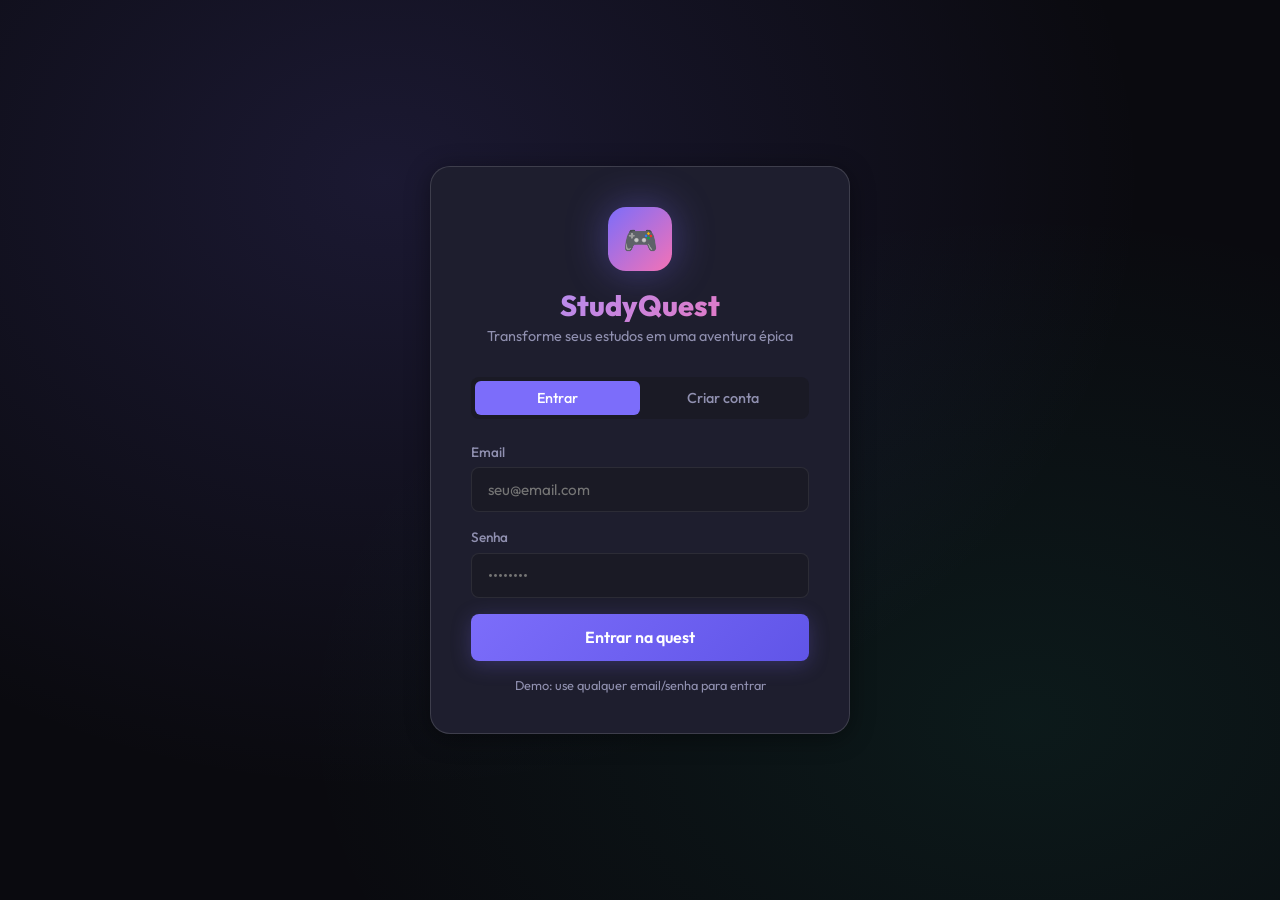
<file: MedOs.html>
<!DOCTYPE html>
<html lang="pt-BR">
<head>
<meta charset="UTF-8">
<meta name="viewport" content="width=device-width, initial-scale=1.0">
<title>StudyQuest</title>
<link rel="preconnect" href="https://fonts.googleapis.com">
<link href="https://fonts.googleapis.com/css2?family=Outfit:wght@300;400;500;600;700;800;900&family=JetBrains+Mono:wght@400;700&display=swap" rel="stylesheet">
<style>
  :root {
    --bg: #0a0a0f;
    --bg2: #111118;
    --bg3: #1a1a25;
    --bg4: #22223a;
    --surface: #1e1e2e;
    --surface2: #252538;
    --border: rgba(255,255,255,0.08);
    --border2: rgba(255,255,255,0.14);
    --text: #f0f0ff;
    --text2: #9090b0;
    --text3: #5a5a78;
    --accent: #7c6dfa;
    --accent2: #a394ff;
    --accent-glow: rgba(124,109,250,0.25);
    --green: #22d3a0;
    --green-bg: rgba(34,211,160,0.12);
    --amber: #f5a623;
    --amber-bg: rgba(245,166,35,0.12);
    --red: #ff5a5a;
    --red-bg: rgba(255,90,90,0.12);
    --blue: #4da6ff;
    --blue-bg: rgba(77,166,255,0.12);
    --pink: #f472b6;
    --radius: 14px;
    --radius-sm: 8px;
    --radius-lg: 20px;
    --shadow: 0 4px 24px rgba(0,0,0,0.4);
    --font: 'Outfit', sans-serif;
    --mono: 'JetBrains Mono', monospace;
  }

  * { margin: 0; padding: 0; box-sizing: border-box; }

  body {
    font-family: var(--font);
    background: var(--bg);
    color: var(--text);
    min-height: 100vh;
    overflow-x: hidden;
  }

  /* ─── AUTH ─── */
  #auth-screen {
    min-height: 100vh;
    display: flex;
    align-items: center;
    justify-content: center;
    background: radial-gradient(ellipse at 30% 20%, rgba(124,109,250,0.15) 0%, transparent 60%),
                radial-gradient(ellipse at 80% 80%, rgba(34,211,160,0.08) 0%, transparent 50%),
                var(--bg);
    padding: 1rem;
  }

  .auth-card {
    background: var(--surface);
    border: 1px solid var(--border2);
    border-radius: var(--radius-lg);
    padding: 2.5rem;
    width: 100%;
    max-width: 420px;
    box-shadow: var(--shadow);
  }

  .auth-logo {
    text-align: center;
    margin-bottom: 2rem;
  }

  .auth-logo .logo-icon {
    width: 64px;
    height: 64px;
    background: linear-gradient(135deg, var(--accent), var(--pink));
    border-radius: 18px;
    display: flex;
    align-items: center;
    justify-content: center;
    font-size: 28px;
    margin: 0 auto 1rem;
    box-shadow: 0 0 40px rgba(124,109,250,0.4);
  }

  .auth-logo h1 {
    font-size: 1.8rem;
    font-weight: 800;
    background: linear-gradient(135deg, var(--accent2), var(--pink));
    -webkit-background-clip: text;
    -webkit-text-fill-color: transparent;
    background-clip: text;
  }

  .auth-logo p { color: var(--text2); font-size: 0.9rem; margin-top: 0.25rem; }

  .auth-tabs {
    display: flex;
    background: var(--bg3);
    border-radius: var(--radius-sm);
    padding: 4px;
    margin-bottom: 1.5rem;
  }

  .auth-tab {
    flex: 1;
    padding: 0.5rem;
    border: none;
    background: transparent;
    color: var(--text2);
    font-family: var(--font);
    font-size: 0.9rem;
    font-weight: 500;
    border-radius: 6px;
    cursor: pointer;
    transition: all 0.2s;
  }

  .auth-tab.active {
    background: var(--accent);
    color: white;
  }

  .form-group {
    margin-bottom: 1rem;
  }

  .form-group label {
    display: block;
    font-size: 0.85rem;
    color: var(--text2);
    margin-bottom: 0.4rem;
    font-weight: 500;
  }

  .form-group input, .form-group select, .form-group textarea {
    width: 100%;
    background: var(--bg3);
    border: 1px solid var(--border);
    border-radius: var(--radius-sm);
    padding: 0.75rem 1rem;
    color: var(--text);
    font-family: var(--font);
    font-size: 0.95rem;
    transition: border 0.2s;
    outline: none;
  }

  .form-group input:focus, .form-group select:focus, .form-group textarea:focus {
    border-color: var(--accent);
    box-shadow: 0 0 0 3px var(--accent-glow);
  }

  .form-group select option { background: var(--bg3); }

  .btn-primary {
    width: 100%;
    background: linear-gradient(135deg, var(--accent), #6055e8);
    color: white;
    border: none;
    border-radius: var(--radius-sm);
    padding: 0.85rem;
    font-family: var(--font);
    font-size: 1rem;
    font-weight: 600;
    cursor: pointer;
    transition: all 0.2s;
    box-shadow: 0 4px 20px var(--accent-glow);
  }

  .btn-primary:hover { transform: translateY(-1px); box-shadow: 0 6px 28px var(--accent-glow); }
  .btn-primary:active { transform: translateY(0); }

  .btn-secondary {
    background: var(--bg3);
    color: var(--text2);
    border: 1px solid var(--border);
    border-radius: var(--radius-sm);
    padding: 0.7rem 1.2rem;
    font-family: var(--font);
    font-size: 0.9rem;
    font-weight: 500;
    cursor: pointer;
    transition: all 0.2s;
  }

  .btn-secondary:hover { background: var(--bg4); color: var(--text); border-color: var(--border2); }

  .btn-danger {
    background: var(--red-bg);
    color: var(--red);
    border: 1px solid rgba(255,90,90,0.2);
    border-radius: var(--radius-sm);
    padding: 0.6rem 1rem;
    font-family: var(--font);
    font-size: 0.85rem;
    font-weight: 500;
    cursor: pointer;
    transition: all 0.2s;
  }

  .btn-danger:hover { background: rgba(255,90,90,0.2); }

  .btn-sm {
    padding: 0.5rem 1rem;
    font-size: 0.85rem;
  }

  /* ─── MAIN APP LAYOUT ─── */
  #app { display: none; }

  .app-layout {
    display: flex;
    min-height: 100vh;
  }

  /* ─── SIDEBAR ─── */
  .sidebar {
    width: 240px;
    background: var(--surface);
    border-right: 1px solid var(--border);
    display: flex;
    flex-direction: column;
    position: fixed;
    top: 0;
    left: 0;
    height: 100vh;
    z-index: 100;
    transition: transform 0.3s;
  }

  .sidebar-logo {
    padding: 1.5rem;
    display: flex;
    align-items: center;
    gap: 0.75rem;
    border-bottom: 1px solid var(--border);
  }

  .logo-sq {
    width: 36px;
    height: 36px;
    background: linear-gradient(135deg, var(--accent), var(--pink));
    border-radius: 10px;
    display: flex;
    align-items: center;
    justify-content: center;
    font-size: 18px;
    flex-shrink: 0;
  }

  .sidebar-logo span {
    font-size: 1.2rem;
    font-weight: 800;
    background: linear-gradient(135deg, var(--accent2), var(--pink));
    -webkit-background-clip: text;
    -webkit-text-fill-color: transparent;
    background-clip: text;
  }

  .sidebar-user {
    padding: 1rem 1.5rem;
    border-bottom: 1px solid var(--border);
  }

  .user-mini {
    display: flex;
    align-items: center;
    gap: 0.75rem;
  }

  .user-avatar {
    width: 36px;
    height: 36px;
    border-radius: 50%;
    background: linear-gradient(135deg, var(--accent), var(--pink));
    display: flex;
    align-items: center;
    justify-content: center;
    font-weight: 700;
    font-size: 0.9rem;
    flex-shrink: 0;
  }

  .user-info { flex: 1; min-width: 0; }
  .user-name { font-size: 0.9rem; font-weight: 600; white-space: nowrap; overflow: hidden; text-overflow: ellipsis; }
  .user-level { font-size: 0.75rem; color: var(--accent2); font-weight: 500; }

  .sidebar-xp {
    padding: 0.75rem 1.5rem;
    border-bottom: 1px solid var(--border);
  }

  .xp-mini-label { font-size: 0.7rem; color: var(--text3); margin-bottom: 0.35rem; display: flex; justify-content: space-between; }
  .xp-bar-mini { height: 4px; background: var(--bg4); border-radius: 2px; overflow: hidden; }
  .xp-fill-mini { height: 100%; background: linear-gradient(90deg, var(--accent), var(--pink)); border-radius: 2px; transition: width 0.5s ease; }

  .sidebar-nav {
    flex: 1;
    padding: 1rem 0.75rem;
    overflow-y: auto;
  }

  .nav-section-label {
    font-size: 0.65rem;
    font-weight: 600;
    color: var(--text3);
    text-transform: uppercase;
    letter-spacing: 0.08em;
    padding: 0.5rem 0.75rem;
    margin-top: 0.5rem;
  }

  .nav-item {
    display: flex;
    align-items: center;
    gap: 0.75rem;
    padding: 0.65rem 0.75rem;
    border-radius: var(--radius-sm);
    color: var(--text2);
    cursor: pointer;
    transition: all 0.15s;
    font-size: 0.9rem;
    font-weight: 500;
    border: none;
    background: none;
    width: 100%;
    text-align: left;
  }

  .nav-item:hover { background: var(--bg4); color: var(--text); }
  .nav-item.active { background: var(--accent-glow); color: var(--accent2); }
  .nav-item.active .nav-icon { color: var(--accent); }

  .nav-icon { font-size: 1.1rem; width: 20px; text-align: center; }

  .sidebar-footer {
    padding: 1rem 0.75rem;
    border-top: 1px solid var(--border);
  }

  /* ─── MAIN CONTENT ─── */
  .main-content {
    flex: 1;
    margin-left: 240px;
    min-height: 100vh;
    background: var(--bg);
  }

  .page { display: none; padding: 2rem; max-width: 900px; }
  .page.active { display: block; }

  /* ─── TOP BAR ─── */
  .topbar {
    display: flex;
    align-items: center;
    justify-content: space-between;
    margin-bottom: 2rem;
  }

  .page-title { font-size: 1.6rem; font-weight: 800; }
  .page-subtitle { color: var(--text2); font-size: 0.9rem; margin-top: 0.2rem; }

  .topbar-right { display: flex; align-items: center; gap: 0.75rem; }

  /* ─── STREAK BADGE ─── */
  .streak-badge {
    display: flex;
    align-items: center;
    gap: 0.4rem;
    background: var(--amber-bg);
    border: 1px solid rgba(245,166,35,0.2);
    border-radius: 20px;
    padding: 0.4rem 0.75rem;
    font-size: 0.85rem;
    font-weight: 600;
    color: var(--amber);
  }

  /* ─── CARDS ─── */
  .card {
    background: var(--surface);
    border: 1px solid var(--border);
    border-radius: var(--radius);
    padding: 1.5rem;
  }

  .card-sm { padding: 1rem 1.25rem; }

  .stats-grid {
    display: grid;
    grid-template-columns: repeat(auto-fit, minmax(160px, 1fr));
    gap: 1rem;
    margin-bottom: 1.5rem;
  }

  .stat-card {
    background: var(--surface2);
    border: 1px solid var(--border);
    border-radius: var(--radius);
    padding: 1.25rem;
    position: relative;
    overflow: hidden;
  }

  .stat-card::before {
    content: '';
    position: absolute;
    top: 0; left: 0; right: 0;
    height: 2px;
  }

  .stat-card.accent::before { background: linear-gradient(90deg, var(--accent), var(--pink)); }
  .stat-card.green::before { background: var(--green); }
  .stat-card.amber::before { background: var(--amber); }
  .stat-card.blue::before { background: var(--blue); }

  .stat-icon { font-size: 1.4rem; margin-bottom: 0.5rem; }
  .stat-value { font-size: 1.8rem; font-weight: 800; line-height: 1; }
  .stat-label { font-size: 0.8rem; color: var(--text2); margin-top: 0.25rem; font-weight: 500; }

  /* ─── XP BAR ─── */
  .xp-section { margin-bottom: 1.5rem; }
  .xp-header { display: flex; justify-content: space-between; align-items: center; margin-bottom: 0.5rem; }
  .xp-label { font-size: 0.85rem; color: var(--text2); }
  .xp-value { font-size: 0.85rem; color: var(--accent2); font-weight: 600; }
  .xp-bar { height: 8px; background: var(--bg4); border-radius: 4px; overflow: hidden; }
  .xp-fill { height: 100%; background: linear-gradient(90deg, var(--accent), var(--pink)); border-radius: 4px; transition: width 0.8s cubic-bezier(0.23, 1, 0.32, 1); }

  /* ─── MISSIONS ─── */
  .missions-list { display: flex; flex-direction: column; gap: 0.75rem; }

  .mission-item {
    background: var(--surface2);
    border: 1px solid var(--border);
    border-radius: var(--radius);
    padding: 1rem 1.25rem;
    display: flex;
    align-items: center;
    gap: 1rem;
    transition: border-color 0.2s;
  }

  .mission-item:hover { border-color: var(--border2); }
  .mission-item.completed { opacity: 0.6; }

  .mission-icon {
    width: 44px;
    height: 44px;
    border-radius: var(--radius-sm);
    display: flex;
    align-items: center;
    justify-content: center;
    font-size: 1.3rem;
    flex-shrink: 0;
  }

  .mission-info { flex: 1; min-width: 0; }
  .mission-title { font-size: 0.95rem; font-weight: 600; }
  .mission-meta { display: flex; gap: 0.5rem; margin-top: 0.3rem; flex-wrap: wrap; }

  .badge {
    font-size: 0.7rem;
    font-weight: 600;
    padding: 0.2rem 0.5rem;
    border-radius: 4px;
    text-transform: uppercase;
    letter-spacing: 0.04em;
  }

  .badge-type { background: var(--blue-bg); color: var(--blue); }
  .badge-diff-easy { background: var(--green-bg); color: var(--green); }
  .badge-diff-medium { background: var(--amber-bg); color: var(--amber); }
  .badge-diff-hard { background: var(--red-bg); color: var(--red); }
  .badge-xp { background: var(--accent-glow); color: var(--accent2); }

  .mission-actions { display: flex; gap: 0.5rem; align-items: center; }

  .btn-complete {
    background: var(--green-bg);
    color: var(--green);
    border: 1px solid rgba(34,211,160,0.2);
    border-radius: var(--radius-sm);
    padding: 0.5rem 0.9rem;
    font-family: var(--font);
    font-size: 0.82rem;
    font-weight: 600;
    cursor: pointer;
    transition: all 0.2s;
    white-space: nowrap;
  }

  .btn-complete:hover { background: rgba(34,211,160,0.2); }

  .btn-icon {
    width: 32px;
    height: 32px;
    border-radius: var(--radius-sm);
    border: 1px solid var(--border);
    background: transparent;
    color: var(--text2);
    cursor: pointer;
    display: flex;
    align-items: center;
    justify-content: center;
    font-size: 0.9rem;
    transition: all 0.2s;
  }

  .btn-icon:hover { background: var(--bg4); color: var(--red); border-color: rgba(255,90,90,0.3); }

  /* ─── MODAL ─── */
  .modal-overlay {
    position: fixed;
    inset: 0;
    background: rgba(0,0,0,0.7);
    backdrop-filter: blur(4px);
    z-index: 1000;
    display: none;
    align-items: center;
    justify-content: center;
    padding: 1rem;
  }

  .modal-overlay.open { display: flex; }

  .modal {
    background: var(--surface);
    border: 1px solid var(--border2);
    border-radius: var(--radius-lg);
    padding: 2rem;
    width: 100%;
    max-width: 480px;
    max-height: 90vh;
    overflow-y: auto;
    animation: modalIn 0.2s ease;
  }

  @keyframes modalIn {
    from { opacity: 0; transform: scale(0.95) translateY(10px); }
    to { opacity: 1; transform: scale(1) translateY(0); }
  }

  .modal-header {
    display: flex;
    align-items: center;
    justify-content: space-between;
    margin-bottom: 1.5rem;
  }

  .modal-title { font-size: 1.2rem; font-weight: 700; }

  .modal-close {
    width: 32px;
    height: 32px;
    border-radius: 50%;
    border: 1px solid var(--border);
    background: transparent;
    color: var(--text2);
    cursor: pointer;
    font-size: 1rem;
    display: flex;
    align-items: center;
    justify-content: center;
    transition: all 0.2s;
  }

  .modal-close:hover { background: var(--bg4); color: var(--text); }

  .modal-footer {
    display: flex;
    gap: 0.75rem;
    margin-top: 1.5rem;
  }

  /* ─── FORM GRID ─── */
  .form-row { display: grid; grid-template-columns: 1fr 1fr; gap: 1rem; }

  /* ─── TIMER ─── */
  .timer-card {
    background: var(--surface);
    border: 1px solid var(--border);
    border-radius: var(--radius-lg);
    padding: 2rem;
    text-align: center;
  }

  .timer-ring {
    width: 200px;
    height: 200px;
    margin: 0 auto 1.5rem;
    position: relative;
  }

  .timer-svg {
    width: 200px;
    height: 200px;
    transform: rotate(-90deg);
  }

  .timer-track { fill: none; stroke: var(--bg4); stroke-width: 8; }

  .timer-progress {
    fill: none;
    stroke: url(#timerGrad);
    stroke-width: 8;
    stroke-linecap: round;
    transition: stroke-dashoffset 0.5s ease;
  }

  .timer-display {
    position: absolute;
    inset: 0;
    display: flex;
    flex-direction: column;
    align-items: center;
    justify-content: center;
  }

  .timer-time { font-size: 2.8rem; font-weight: 800; font-family: var(--mono); line-height: 1; }
  .timer-label { font-size: 0.8rem; color: var(--text2); margin-top: 0.25rem; }

  .timer-controls { display: flex; gap: 1rem; justify-content: center; margin-bottom: 1.5rem; }

  .btn-timer {
    width: 52px;
    height: 52px;
    border-radius: 50%;
    border: none;
    cursor: pointer;
    font-size: 1.2rem;
    display: flex;
    align-items: center;
    justify-content: center;
    transition: all 0.2s;
  }

  .btn-timer-main {
    width: 64px;
    height: 64px;
    background: linear-gradient(135deg, var(--accent), #6055e8);
    color: white;
    box-shadow: 0 4px 20px var(--accent-glow);
  }

  .btn-timer-main:hover { transform: scale(1.05); }

  .btn-timer-secondary { background: var(--bg4); color: var(--text2); }
  .btn-timer-secondary:hover { background: var(--bg3); color: var(--text); }

  .timer-options { display: flex; gap: 0.5rem; justify-content: center; flex-wrap: wrap; }

  .timer-opt {
    padding: 0.4rem 0.9rem;
    border-radius: 20px;
    border: 1px solid var(--border);
    background: transparent;
    color: var(--text2);
    font-family: var(--font);
    font-size: 0.85rem;
    cursor: pointer;
    transition: all 0.2s;
  }

  .timer-opt.active, .timer-opt:hover { border-color: var(--accent); color: var(--accent2); background: var(--accent-glow); }

  .timer-mission-select {
    background: var(--bg3);
    border: 1px solid var(--border);
    border-radius: var(--radius-sm);
    padding: 0.65rem 1rem;
    color: var(--text);
    font-family: var(--font);
    font-size: 0.9rem;
    width: 100%;
    margin-bottom: 1.5rem;
    outline: none;
  }

  /* ─── PROFILE ─── */
  .profile-hero {
    background: linear-gradient(135deg, rgba(124,109,250,0.15), rgba(244,114,182,0.1));
    border: 1px solid var(--border);
    border-radius: var(--radius-lg);
    padding: 2rem;
    display: flex;
    align-items: center;
    gap: 1.5rem;
    margin-bottom: 1.5rem;
    flex-wrap: wrap;
  }

  .profile-avatar-large {
    width: 80px;
    height: 80px;
    border-radius: 50%;
    background: linear-gradient(135deg, var(--accent), var(--pink));
    display: flex;
    align-items: center;
    justify-content: center;
    font-size: 2rem;
    font-weight: 700;
    flex-shrink: 0;
    border: 3px solid rgba(124,109,250,0.4);
  }

  .profile-info { flex: 1; }
  .profile-name { font-size: 1.5rem; font-weight: 800; margin-bottom: 0.25rem; }
  .profile-level { color: var(--accent2); font-size: 0.9rem; font-weight: 600; margin-bottom: 0.75rem; }

  /* ─── SUBJECTS ─── */
  .subject-item {
    display: flex;
    align-items: center;
    gap: 1rem;
    padding: 0.85rem 0;
    border-bottom: 1px solid var(--border);
  }

  .subject-item:last-child { border-bottom: none; }
  .subject-name { flex: 1; font-size: 0.95rem; font-weight: 500; }
  .mastery-bar { flex: 2; height: 6px; background: var(--bg4); border-radius: 3px; overflow: hidden; }
  .mastery-fill { height: 100%; border-radius: 3px; transition: width 0.5s; }
  .mastery-label { font-size: 0.8rem; color: var(--text2); min-width: 24px; text-align: right; font-family: var(--mono); }

  /* ─── ACHIEVEMENTS ─── */
  .achievements-grid {
    display: grid;
    grid-template-columns: repeat(auto-fill, minmax(140px, 1fr));
    gap: 0.75rem;
  }

  .achievement-card {
    background: var(--surface2);
    border: 1px solid var(--border);
    border-radius: var(--radius);
    padding: 1rem;
    text-align: center;
    transition: all 0.2s;
  }

  .achievement-card.unlocked { border-color: rgba(124,109,250,0.3); background: rgba(124,109,250,0.07); }
  .achievement-card.locked { opacity: 0.4; filter: grayscale(1); }

  .achievement-icon { font-size: 2rem; margin-bottom: 0.5rem; }
  .achievement-name { font-size: 0.8rem; font-weight: 600; margin-bottom: 0.25rem; }
  .achievement-desc { font-size: 0.7rem; color: var(--text2); }

  /* ─── MINI CHART ─── */
  .chart-container { margin-top: 1rem; }
  .chart-bars { display: flex; align-items: flex-end; gap: 0.35rem; height: 80px; }
  .chart-bar-wrap { flex: 1; display: flex; flex-direction: column; align-items: center; gap: 0.3rem; }

  .chart-bar {
    width: 100%;
    border-radius: 4px 4px 0 0;
    background: linear-gradient(180deg, var(--accent), rgba(124,109,250,0.4));
    transition: height 0.5s ease;
    min-height: 2px;
  }

  .chart-bar-label { font-size: 0.65rem; color: var(--text3); }

  /* ─── XP REWARD ANIMATION ─── */
  .xp-reward-overlay {
    position: fixed;
    inset: 0;
    z-index: 2000;
    pointer-events: none;
    display: flex;
    align-items: center;
    justify-content: center;
  }

  .xp-reward-popup {
    background: linear-gradient(135deg, var(--accent), #6055e8);
    color: white;
    border-radius: var(--radius-lg);
    padding: 2rem 3rem;
    text-align: center;
    box-shadow: 0 0 60px var(--accent-glow), 0 20px 60px rgba(0,0,0,0.5);
    animation: rewardPop 2.5s ease forwards;
    pointer-events: none;
  }

  @keyframes rewardPop {
    0% { opacity: 0; transform: scale(0.5); }
    20% { opacity: 1; transform: scale(1.05); }
    30% { transform: scale(1); }
    70% { opacity: 1; transform: scale(1) translateY(0); }
    100% { opacity: 0; transform: scale(0.9) translateY(-30px); }
  }

  .xp-reward-popup .big { font-size: 3rem; }
  .xp-reward-popup .title { font-size: 1.4rem; font-weight: 800; margin: 0.5rem 0 0.25rem; }
  .xp-reward-popup .sub { font-size: 0.9rem; opacity: 0.85; }

  .particles {
    position: fixed;
    inset: 0;
    pointer-events: none;
    z-index: 1999;
  }

  /* ─── EMPTY STATE ─── */
  .empty-state {
    text-align: center;
    padding: 3rem;
    color: var(--text2);
  }

  .empty-state .icon { font-size: 3rem; margin-bottom: 1rem; }
  .empty-state h3 { font-size: 1rem; font-weight: 600; color: var(--text); margin-bottom: 0.5rem; }
  .empty-state p { font-size: 0.85rem; }

  /* ─── NOTIFICATION ─── */
  .notif-container {
    position: fixed;
    top: 1rem;
    right: 1rem;
    z-index: 3000;
    display: flex;
    flex-direction: column;
    gap: 0.5rem;
    pointer-events: none;
  }

  .notif {
    background: var(--surface);
    border: 1px solid var(--border2);
    border-radius: var(--radius);
    padding: 0.75rem 1rem;
    font-size: 0.875rem;
    min-width: 260px;
    display: flex;
    align-items: center;
    gap: 0.75rem;
    animation: notifIn 0.3s ease;
    pointer-events: auto;
  }

  @keyframes notifIn {
    from { opacity: 0; transform: translateX(20px); }
    to { opacity: 1; transform: translateX(0); }
  }

  .notif-icon { font-size: 1.2rem; }
  .notif-text { flex: 1; }
  .notif-title { font-weight: 600; }
  .notif-sub { font-size: 0.78rem; color: var(--text2); }

  /* ─── SECTION HEADER ─── */
  .section-header {
    display: flex;
    align-items: center;
    justify-content: space-between;
    margin-bottom: 1rem;
  }

  .section-title { font-size: 1rem; font-weight: 700; }

  /* ─── LEVEL UP ─── */
  .levelup-overlay {
    position: fixed;
    inset: 0;
    z-index: 2100;
    background: rgba(0,0,0,0.85);
    display: none;
    align-items: center;
    justify-content: center;
    backdrop-filter: blur(8px);
  }

  .levelup-overlay.open { display: flex; }

  .levelup-card {
    background: var(--surface);
    border: 2px solid var(--accent);
    border-radius: var(--radius-lg);
    padding: 3rem;
    text-align: center;
    max-width: 360px;
    box-shadow: 0 0 80px var(--accent-glow);
    animation: levelUpAnim 0.4s cubic-bezier(0.34, 1.56, 0.64, 1);
  }

  @keyframes levelUpAnim {
    from { opacity: 0; transform: scale(0.7); }
    to { opacity: 1; transform: scale(1); }
  }

  .levelup-icon { font-size: 4rem; margin-bottom: 1rem; animation: pulse 1.5s ease infinite; }
  @keyframes pulse { 0%,100%{transform:scale(1);} 50%{transform:scale(1.1);} }

  .levelup-card h2 { font-size: 1.1rem; color: var(--text2); margin-bottom: 0.25rem; }
  .levelup-card h1 { font-size: 2.5rem; font-weight: 900; background: linear-gradient(135deg, var(--accent2), var(--pink)); -webkit-background-clip: text; -webkit-text-fill-color: transparent; background-clip: text; margin-bottom: 1.5rem; }

  /* ─── MOBILE NAV ─── */
  .mobile-nav {
    display: none;
    position: fixed;
    bottom: 0;
    left: 0;
    right: 0;
    background: var(--surface);
    border-top: 1px solid var(--border);
    z-index: 200;
    padding: 0.5rem 0 calc(0.5rem + env(safe-area-inset-bottom));
  }

  .mobile-nav-items {
    display: flex;
    justify-content: space-around;
  }

  .mobile-nav-btn {
    display: flex;
    flex-direction: column;
    align-items: center;
    gap: 0.2rem;
    border: none;
    background: none;
    color: var(--text3);
    font-family: var(--font);
    font-size: 0.65rem;
    cursor: pointer;
    padding: 0.4rem 0.75rem;
    border-radius: var(--radius-sm);
    transition: all 0.15s;
  }

  .mobile-nav-btn.active { color: var(--accent2); }
  .mobile-nav-btn .icon { font-size: 1.2rem; }

  .hamburger {
    display: none;
    position: fixed;
    top: 1rem;
    left: 1rem;
    z-index: 300;
    width: 40px;
    height: 40px;
    border-radius: var(--radius-sm);
    border: 1px solid var(--border);
    background: var(--surface);
    color: var(--text);
    cursor: pointer;
    font-size: 1.1rem;
    align-items: center;
    justify-content: center;
  }

  /* ─── RESPONSIVE ─── */
  @media (max-width: 768px) {
    .sidebar { transform: translateX(-100%); }
    .sidebar.open { transform: translateX(0); }
    .main-content { margin-left: 0; }
    .page { padding: 1rem; padding-bottom: 5rem; padding-top: 4rem; }
    .mobile-nav { display: block; }
    .hamburger { display: flex; }
    .form-row { grid-template-columns: 1fr; }
    .stats-grid { grid-template-columns: 1fr 1fr; }
    .profile-hero { padding: 1.25rem; }
  }

  @media (max-width: 480px) {
    .stats-grid { grid-template-columns: 1fr 1fr; }
    .timer-ring { width: 160px; height: 160px; }
    .timer-svg { width: 160px; height: 160px; }
    .timer-time { font-size: 2.2rem; }
  }

  /* ─── SCROLLBAR ─── */
  ::-webkit-scrollbar { width: 4px; }
  ::-webkit-scrollbar-track { background: transparent; }
  ::-webkit-scrollbar-thumb { background: var(--bg4); border-radius: 2px; }

  /* ─── GREETING ─── */
  .greeting { font-size: 1.8rem; font-weight: 800; margin-bottom: 0.25rem; }
  .greeting span { background: linear-gradient(135deg, var(--accent2), var(--pink)); -webkit-background-clip: text; -webkit-text-fill-color: transparent; background-clip: text; }

  /* ─── SECTION SPACING ─── */
  .section { margin-bottom: 2rem; }

  /* ─── CHECKBOX COMPLETE ─── */
  .check-circle {
    width: 24px;
    height: 24px;
    border-radius: 50%;
    border: 2px solid var(--border2);
    display: flex;
    align-items: center;
    justify-content: center;
    color: var(--green);
    font-size: 0.8rem;
    flex-shrink: 0;
    transition: all 0.2s;
  }

  .check-circle.done { background: var(--green-bg); border-color: rgba(34,211,160,0.4); }

  /* ─── DIVIDER ─── */
  .divider { height: 1px; background: var(--border); margin: 1.5rem 0; }

  .text-muted { color: var(--text2); font-size: 0.85rem; }
  .text-sm { font-size: 0.85rem; }
  .fw-bold { font-weight: 700; }
  .mt-1 { margin-top: 0.5rem; }
  .mb-1 { margin-bottom: 0.5rem; }
  .gap-sm { gap: 0.5rem; }

  .flex { display: flex; align-items: center; }
  .flex-between { display: flex; align-items: center; justify-content: space-between; }
  .flex-wrap { flex-wrap: wrap; }
  .gap-1 { gap: 1rem; }

  .w-full { width: 100%; }

  .overlay-close { cursor: pointer; }

  /* delete btn */
  .del-btn { border: none; background: none; color: var(--text3); cursor: pointer; font-size: 1rem; padding: 0.25rem; transition: color 0.2s; }
  .del-btn:hover { color: var(--red); }

  /* session history */
  .session-row {
    display: flex;
    justify-content: space-between;
    padding: 0.6rem 0;
    border-bottom: 1px solid var(--border);
    font-size: 0.85rem;
  }
  .session-row:last-child { border-bottom: none; }
</style>
</head>
<body>

<!-- ══════════════ AUTH SCREEN ══════════════ -->
<div id="auth-screen">
  <div class="auth-card">
    <div class="auth-logo">
      <div class="logo-icon">🎮</div>
      <h1>StudyQuest</h1>
      <p>Transforme seus estudos em uma aventura épica</p>
    </div>
    <div class="auth-tabs">
      <button class="auth-tab active" onclick="switchAuthTab('login')">Entrar</button>
      <button class="auth-tab" onclick="switchAuthTab('register')">Criar conta</button>
    </div>
    <div id="login-form">
      <div class="form-group">
        <label>Email</label>
        <input type="email" id="login-email" placeholder="seu@email.com">
      </div>
      <div class="form-group">
        <label>Senha</label>
        <input type="password" id="login-pass" placeholder="••••••••">
      </div>
      <button class="btn-primary" onclick="handleLogin()">Entrar na quest</button>
      <p style="text-align:center;margin-top:1rem;font-size:0.8rem;color:var(--text2)">
        Demo: use qualquer email/senha para entrar
      </p>
    </div>
    <div id="register-form" style="display:none">
      <div class="form-group">
        <label>Nome</label>
        <input type="text" id="reg-name" placeholder="Seu nome de aventureiro">
      </div>
      <div class="form-group">
        <label>Email</label>
        <input type="email" id="reg-email" placeholder="seu@email.com">
      </div>
      <div class="form-group">
        <label>Senha</label>
        <input type="password" id="reg-pass" placeholder="Mínimo 6 caracteres">
      </div>
      <button class="btn-primary" onclick="handleRegister()">Começar aventura! 🚀</button>
    </div>
  </div>
</div>

<!-- ══════════════ MAIN APP ══════════════ -->
<div id="app">
  <button class="hamburger" onclick="toggleSidebar()">☰</button>

  <div class="app-layout">
    <!-- SIDEBAR -->
    <aside class="sidebar" id="sidebar">
      <div class="sidebar-logo">
        <div class="logo-sq">🎮</div>
        <span>StudyQuest</span>
      </div>
      <div class="sidebar-user">
        <div class="user-mini">
          <div class="user-avatar" id="sidebar-avatar">?</div>
          <div class="user-info">
            <div class="user-name" id="sidebar-name">Carregando...</div>
            <div class="user-level" id="sidebar-level">Nível 1</div>
          </div>
        </div>
      </div>
      <div class="sidebar-xp">
        <div class="xp-mini-label">
          <span id="sidebar-xp-val">0 XP</span>
          <span id="sidebar-xp-next">próximo: 100</span>
        </div>
        <div class="xp-bar-mini">
          <div class="xp-fill-mini" id="sidebar-xp-bar" style="width:0%"></div>
        </div>
      </div>
      <nav class="sidebar-nav">
        <div class="nav-section-label">Explorar</div>
        <button class="nav-item active" onclick="navigate('dashboard')">
          <span class="nav-icon">🏠</span> Dashboard
        </button>
        <button class="nav-item" onclick="navigate('missions')">
          <span class="nav-icon">🎯</span> Missões
        </button>
        <button class="nav-item" onclick="navigate('timer')">
          <span class="nav-icon">⏱️</span> Timer Pomodoro
        </button>
        <div class="nav-section-label">Progresso</div>
        <button class="nav-item" onclick="navigate('profile')">
          <span class="nav-icon">👤</span> Meu Perfil
        </button>
        <button class="nav-item" onclick="navigate('subjects')">
          <span class="nav-icon">📚</span> Matérias
        </button>
      </nav>
      <div class="sidebar-footer">
        <button class="btn-secondary w-full" onclick="handleLogout()">Sair</button>
      </div>
    </aside>

    <!-- MAIN CONTENT -->
    <main class="main-content">

      <!-- ── DASHBOARD ── -->
      <div class="page active" id="page-dashboard">
        <div class="topbar">
          <div>
            <div class="greeting" id="greeting">Bom dia, <span>Herói</span> 👋</div>
            <div class="text-muted">Pronto para mais uma missão épica?</div>
          </div>
          <div class="topbar-right">
            <div class="streak-badge">🔥 <span id="dash-streak">0</span> dias</div>
          </div>
        </div>

        <!-- Stats -->
        <div class="stats-grid section">
          <div class="stat-card accent">
            <div class="stat-icon">⚡</div>
            <div class="stat-value" id="dash-xp">0</div>
            <div class="stat-label">XP Total</div>
          </div>
          <div class="stat-card green">
            <div class="stat-icon">🏆</div>
            <div class="stat-value" id="dash-level">1</div>
            <div class="stat-label">Nível Atual</div>
          </div>
          <div class="stat-card amber">
            <div class="stat-icon">🎯</div>
            <div class="stat-value" id="dash-missions">0</div>
            <div class="stat-label">Missões Completas</div>
          </div>
          <div class="stat-card blue">
            <div class="stat-icon">⏱️</div>
            <div class="stat-value" id="dash-hours">0</div>
            <div class="stat-label">Horas Estudadas</div>
          </div>
        </div>

        <!-- XP Progress -->
        <div class="card section">
          <div class="section-header">
            <span class="section-title">Progresso do Nível</span>
            <span class="text-muted text-sm" id="dash-level-label">Nível 1</span>
          </div>
          <div class="xp-section">
            <div class="xp-header">
              <span class="xp-label" id="dash-xp-label">0 / 100 XP</span>
              <span class="xp-value" id="dash-xp-pct">0%</span>
            </div>
            <div class="xp-bar">
              <div class="xp-fill" id="dash-xp-bar" style="width:0%"></div>
            </div>
          </div>
        </div>

        <!-- Today's Missions -->
        <div class="section">
          <div class="section-header">
            <span class="section-title">🎯 Missões de Hoje</span>
            <button class="btn-secondary btn-sm" onclick="openMissionModal()">+ Nova missão</button>
          </div>
          <div class="missions-list" id="today-missions-list">
            <div class="empty-state">
              <div class="icon">🌟</div>
              <h3>Nenhuma missão ainda</h3>
              <p>Crie sua primeira missão e comece a ganhar XP!</p>
            </div>
          </div>
        </div>

        <!-- Recent Activity -->
        <div class="card section">
          <div class="section-title mb-1">📈 XP dos Últimos 7 Dias</div>
          <div class="chart-container">
            <div class="chart-bars" id="dash-chart"></div>
          </div>
        </div>
      </div>

      <!-- ── MISSIONS ── -->
      <div class="page" id="page-missions">
        <div class="topbar">
          <div>
            <div class="page-title">🎯 Missões</div>
            <div class="page-subtitle">Gerencie seus objetivos de estudo</div>
          </div>
          <button class="btn-primary btn-sm" onclick="openMissionModal()">+ Nova missão</button>
        </div>

        <div style="display:flex;gap:0.5rem;margin-bottom:1.5rem;flex-wrap:wrap;">
          <button class="timer-opt active" onclick="filterMissions('all', this)">Todas</button>
          <button class="timer-opt" onclick="filterMissions('pending', this)">Pendentes</button>
          <button class="timer-opt" onclick="filterMissions('completed', this)">Concluídas</button>
        </div>

        <div class="missions-list" id="all-missions-list">
          <div class="empty-state">
            <div class="icon">🎮</div>
            <h3>Nenhuma missão criada</h3>
            <p>Crie sua primeira missão para começar!</p>
          </div>
        </div>
      </div>

      <!-- ── TIMER ── -->
      <div class="page" id="page-timer">
        <div class="topbar">
          <div>
            <div class="page-title">⏱️ Pomodoro</div>
            <div class="page-subtitle">Foco total, uma sessão por vez</div>
          </div>
        </div>

        <div class="timer-card">
          <label class="text-muted text-sm" style="display:block;margin-bottom:0.5rem;">Vincular à missão (opcional)</label>
          <select class="timer-mission-select" id="timer-mission-select">
            <option value="">— Sessão livre —</option>
          </select>

          <div class="timer-ring">
            <svg class="timer-svg" viewBox="0 0 200 200">
              <defs>
                <linearGradient id="timerGrad" x1="0" y1="0" x2="1" y2="0">
                  <stop offset="0%" stop-color="#7c6dfa"/>
                  <stop offset="100%" stop-color="#f472b6"/>
                </linearGradient>
              </defs>
              <circle class="timer-track" cx="100" cy="100" r="88"/>
              <circle class="timer-progress" id="timer-circle" cx="100" cy="100" r="88"
                stroke-dasharray="553"
                stroke-dashoffset="0"/>
            </svg>
            <div class="timer-display">
              <div class="timer-time" id="timer-display">25:00</div>
              <div class="timer-label" id="timer-status-label">Pronto para começar</div>
            </div>
          </div>

          <div class="timer-controls">
            <button class="btn-timer btn-timer-secondary" onclick="resetTimer()" title="Resetar">↺</button>
            <button class="btn-timer btn-timer-main" onclick="toggleTimer()" id="timer-play-btn">▶</button>
            <button class="btn-timer btn-timer-secondary" onclick="skipTimer()" title="Pular">⏭</button>
          </div>

          <div class="timer-options">
            <button class="timer-opt active" onclick="setTimerDuration(25, this)">25 min</button>
            <button class="timer-opt" onclick="setTimerDuration(40, this)">40 min</button>
            <button class="timer-opt" onclick="setTimerDuration(50, this)">50 min</button>
          </div>
        </div>

        <div class="card" style="margin-top:1.5rem;">
          <div class="section-title mb-1">📋 Sessões Recentes</div>
          <div id="sessions-list">
            <p class="text-muted text-sm">Nenhuma sessão ainda</p>
          </div>
        </div>
      </div>

      <!-- ── PROFILE ── -->
      <div class="page" id="page-profile">
        <div class="topbar">
          <div>
            <div class="page-title">👤 Perfil</div>
            <div class="page-subtitle">Sua jornada como aventureiro</div>
          </div>
        </div>

        <div class="profile-hero">
          <div class="profile-avatar-large" id="profile-avatar">?</div>
          <div class="profile-info">
            <div class="profile-name" id="profile-name">Herói</div>
            <div class="profile-level" id="profile-level-text">⚔️ Nível 1 · Aprendiz</div>
            <div class="xp-section" style="margin-top:0.75rem;">
              <div class="xp-header">
                <span class="xp-label" id="profile-xp-label">0 / 100 XP</span>
                <span class="xp-value" id="profile-xp-pct">0%</span>
              </div>
              <div class="xp-bar">
                <div class="xp-fill" id="profile-xp-bar" style="width:0%"></div>
              </div>
            </div>
            <div style="display:flex;gap:1rem;margin-top:0.75rem;flex-wrap:wrap;">
              <div class="streak-badge">🔥 <span id="profile-streak">0</span> dias streak</div>
            </div>
          </div>
        </div>

        <!-- Stats Grid -->
        <div class="stats-grid section">
          <div class="stat-card accent">
            <div class="stat-icon">🎯</div>
            <div class="stat-value" id="prof-missions">0</div>
            <div class="stat-label">Missões Completas</div>
          </div>
          <div class="stat-card green">
            <div class="stat-icon">⏱️</div>
            <div class="stat-value" id="prof-hours">0h</div>
            <div class="stat-label">Horas Estudadas</div>
          </div>
          <div class="stat-card amber">
            <div class="stat-icon">📅</div>
            <div class="stat-value" id="prof-week-xp">0</div>
            <div class="stat-label">XP esta semana</div>
          </div>
          <div class="stat-card blue">
            <div class="stat-icon">🗓️</div>
            <div class="stat-value" id="prof-month-xp">0</div>
            <div class="stat-label">XP este mês</div>
          </div>
        </div>

        <!-- Charts -->
        <div class="card section">
          <div class="section-title mb-1">📈 XP por Dia (últimos 7 dias)</div>
          <div class="chart-container">
            <div class="chart-bars" id="profile-chart"></div>
          </div>
        </div>

        <!-- Achievements -->
        <div class="card section">
          <div class="section-title" style="margin-bottom:1rem;">🏆 Conquistas</div>
          <div class="achievements-grid" id="achievements-grid"></div>
        </div>
      </div>

      <!-- ── SUBJECTS ── -->
      <div class="page" id="page-subjects">
        <div class="topbar">
          <div>
            <div class="page-title">📚 Matérias</div>
            <div class="page-subtitle">Acompanhe seu domínio por disciplina</div>
          </div>
          <button class="btn-primary btn-sm" onclick="openSubjectModal()">+ Matéria</button>
        </div>

        <div class="card section" id="subjects-list-card">
          <div id="subjects-list">
            <div class="empty-state">
              <div class="icon">📖</div>
              <h3>Nenhuma matéria cadastrada</h3>
              <p>Adicione suas disciplinas para acompanhar o progresso</p>
            </div>
          </div>
        </div>

        <div class="card">
          <div class="section-title" style="margin-bottom:1rem;">➕ Adicionar Tópico</div>
          <div class="form-group">
            <label>Matéria</label>
            <select id="topic-subject-select" style="width:100%;background:var(--bg3);border:1px solid var(--border);border-radius:var(--radius-sm);padding:0.65rem 1rem;color:var(--text);font-family:var(--font);font-size:0.9rem;outline:none;">
              <option value="">Selecione...</option>
            </select>
          </div>
          <div class="form-row">
            <div class="form-group">
              <label>Nome do tópico</label>
              <input type="text" id="topic-name" placeholder="Ex: Equações diferenciais">
            </div>
            <div class="form-group">
              <label>Domínio (0–5)</label>
              <input type="number" id="topic-mastery" min="0" max="5" value="0" placeholder="0">
            </div>
          </div>
          <button class="btn-primary btn-sm" onclick="addTopic()">Adicionar Tópico</button>
        </div>
      </div>

    </main>
  </div>

  <!-- Mobile Nav -->
  <nav class="mobile-nav">
    <div class="mobile-nav-items">
      <button class="mobile-nav-btn active" onclick="navigate('dashboard', this)">
        <span class="icon">🏠</span>Dashboard
      </button>
      <button class="mobile-nav-btn" onclick="navigate('missions', this)">
        <span class="icon">🎯</span>Missões
      </button>
      <button class="mobile-nav-btn" onclick="navigate('timer', this)">
        <span class="icon">⏱️</span>Timer
      </button>
      <button class="mobile-nav-btn" onclick="navigate('profile', this)">
        <span class="icon">👤</span>Perfil
      </button>
    </div>
  </nav>
</div>

<!-- ══════════════ MODALS ══════════════ -->

<!-- Mission Modal -->
<div class="modal-overlay" id="mission-modal">
  <div class="modal">
    <div class="modal-header">
      <div class="modal-title">🎯 Nova Missão</div>
      <button class="modal-close" onclick="closeModal('mission-modal')">✕</button>
    </div>
    <div class="form-group">
      <label>Título da missão</label>
      <input type="text" id="m-title" placeholder="Ex: Resolver 20 questões de Física">
    </div>
    <div class="form-row">
      <div class="form-group">
        <label>Tipo</label>
        <select id="m-type">
          <option value="Teoria">📖 Teoria</option>
          <option value="Questões">✏️ Questões</option>
          <option value="Revisão">🔄 Revisão</option>
          <option value="Prática">⚗️ Prática</option>
        </select>
      </div>
      <div class="form-group">
        <label>Dificuldade</label>
        <select id="m-diff">
          <option value="easy">🟢 Fácil (+10 XP)</option>
          <option value="medium" selected>🟡 Médio (+20 XP)</option>
          <option value="hard">🔴 Difícil (+30 XP)</option>
        </select>
      </div>
    </div>
    <div class="form-row">
      <div class="form-group">
        <label>Duração (minutos)</label>
        <input type="number" id="m-duration" value="30" min="5" max="180">
      </div>
      <div class="form-group">
        <label>Data</label>
        <input type="date" id="m-date">
      </div>
    </div>
    <div class="form-group">
      <label>Matéria (opcional)</label>
      <select id="m-subject">
        <option value="">— Nenhuma —</option>
      </select>
    </div>
    <div class="modal-footer">
      <button class="btn-secondary" style="flex:1" onclick="closeModal('mission-modal')">Cancelar</button>
      <button class="btn-primary" style="flex:2" onclick="saveMission()">Criar Missão 🚀</button>
    </div>
  </div>
</div>

<!-- Subject Modal -->
<div class="modal-overlay" id="subject-modal">
  <div class="modal">
    <div class="modal-header">
      <div class="modal-title">📚 Nova Matéria</div>
      <button class="modal-close" onclick="closeModal('subject-modal')">✕</button>
    </div>
    <div class="form-group">
      <label>Nome da matéria</label>
      <input type="text" id="s-name" placeholder="Ex: Matemática, Física, Inglês...">
    </div>
    <div class="modal-footer">
      <button class="btn-secondary" style="flex:1" onclick="closeModal('subject-modal')">Cancelar</button>
      <button class="btn-primary" style="flex:2" onclick="saveSubject()">Adicionar 📚</button>
    </div>
  </div>
</div>

<!-- Level Up Overlay -->
<div class="levelup-overlay" id="levelup-overlay">
  <div class="levelup-card">
    <div class="levelup-icon">🏆</div>
    <h2>Level Up!</h2>
    <h1 id="levelup-text">Nível 2</h1>
    <p class="text-muted" style="margin-bottom:1.5rem;">Você está evoluindo! Continue assim!</p>
    <button class="btn-primary" onclick="document.getElementById('levelup-overlay').classList.remove('open')">Continuar aventura! ⚔️</button>
  </div>
</div>

<!-- Notif Container -->
<div class="notif-container" id="notif-container"></div>

<!-- Particles Canvas -->
<canvas class="particles" id="particles"></canvas>

<script>
// ════════════════════════════════════════
// STATE
// ════════════════════════════════════════
let state = {
  user: null,
  missions: [],
  sessions: [],
  subjects: [],
  topics: [],
  achievements: [],
  userAchievements: []
};

// Timer state
let timerState = {
  duration: 25 * 60,
  remaining: 25 * 60,
  running: false,
  interval: null,
  missionId: null
};

// XP per day (last 7 days)
let xpByDay = {};

// ════════════════════════════════════════
// STORAGE (localStorage as Supabase mock)
// ════════════════════════════════════════
function saveState() {
  localStorage.setItem('sq_state', JSON.stringify(state));
  localStorage.setItem('sq_xpday', JSON.stringify(xpByDay));
}

function loadState() {
  const s = localStorage.getItem('sq_state');
  const x = localStorage.getItem('sq_xpday');
  if (s) state = { ...state, ...JSON.parse(s) };
  if (x) xpByDay = JSON.parse(x);
}

// ════════════════════════════════════════
// XP & LEVEL SYSTEM
// ════════════════════════════════════════
const LEVELS = [
  { level: 1, min: 0, max: 100 },
  { level: 2, min: 100, max: 300 },
  { level: 3, min: 300, max: 600 },
  { level: 4, min: 600, max: 1000 },
  { level: 5, min: 1000, max: 1500 },
  { level: 6, min: 1500, max: 2200 },
  { level: 7, min: 2200, max: 3000 },
  { level: 8, min: 3000, max: 4000 },
  { level: 9, min: 4000, max: 5500 },
  { level: 10, min: 5500, max: Infinity },
];

const LEVEL_TITLES = ['','Aprendiz','Estudante','Explorador','Sábio','Mestre','Lendário','Épico','Mítico','Imortal','Deus do Estudo'];

function getLevel(xp) {
  for (let i = LEVELS.length - 1; i >= 0; i--) {
    if (xp >= LEVELS[i].min) return LEVELS[i];
  }
  return LEVELS[0];
}

function getLevelProgress(xp) {
  const lv = getLevel(xp);
  if (lv.max === Infinity) return 100;
  const range = lv.max - lv.min;
  const prog = xp - lv.min;
  return Math.min(100, Math.round((prog / range) * 100));
}

function getXpBonus(difficulty) {
  return { easy: 10, medium: 20, hard: 30 }[difficulty] || 10;
}

// ════════════════════════════════════════
// AUTH
// ════════════════════════════════════════
function switchAuthTab(tab) {
  document.querySelectorAll('.auth-tab').forEach((t,i) => {
    t.classList.toggle('active', (i===0 && tab==='login') || (i===1 && tab==='register'));
  });
  document.getElementById('login-form').style.display = tab === 'login' ? '' : 'none';
  document.getElementById('register-form').style.display = tab === 'register' ? '' : 'none';
}

function handleLogin() {
  const email = document.getElementById('login-email').value.trim();
  const pass = document.getElementById('login-pass').value;
  if (!email) { showNotif('❌','Erro','Digite um email'); return; }
  loadState();
  if (!state.user || state.user.email !== email) {
    const name = email.split('@')[0];
    state.user = { id: Date.now(), name, email, xp_total: 0, level: 1, streak: 0, last_study_date: null, created_at: new Date().toISOString() };
    saveState();
  }
  bootApp();
}

function handleRegister() {
  const name = document.getElementById('reg-name').value.trim();
  const email = document.getElementById('reg-email').value.trim();
  const pass = document.getElementById('reg-pass').value;
  if (!name || !email) { showNotif('❌','Erro','Preencha todos os campos'); return; }
  state.user = { id: Date.now(), name, email, xp_total: 0, level: 1, streak: 0, last_study_date: null, created_at: new Date().toISOString() };
  initDefaultAchievements();
  saveState();
  bootApp();
}

function handleLogout() {
  document.getElementById('app').style.display = 'none';
  document.getElementById('auth-screen').style.display = 'flex';
}

function bootApp() {
  document.getElementById('auth-screen').style.display = 'none';
  document.getElementById('app').style.display = 'block';
  if (!state.achievements.length) initDefaultAchievements();
  checkStreak();
  renderAll();
}

// ════════════════════════════════════════
// STREAK
// ════════════════════════════════════════
function checkStreak() {
  if (!state.user) return;
  const today = new Date().toDateString();
  const last = state.user.last_study_date;
  if (last) {
    const diff = (new Date(today) - new Date(last)) / (1000 * 60 * 60 * 24);
    if (diff > 1) state.user.streak = 0;
  }
}

function markStudiedToday(xpEarned) {
  const today = new Date().toDateString();
  const last = state.user.last_study_date;
  if (last !== today) {
    const diff = last ? (new Date(today) - new Date(last)) / (1000 * 60 * 60 * 24) : 999;
    if (diff <= 1.5) state.user.streak = (state.user.streak || 0) + 1;
    else state.user.streak = 1;
    state.user.last_study_date = today;
  }
  // Log XP for today
  const dateKey = today;
  xpByDay[dateKey] = (xpByDay[dateKey] || 0) + xpEarned;
  saveState();
}

// ════════════════════════════════════════
// MISSIONS
// ════════════════════════════════════════
function openMissionModal() {
  const today = new Date().toISOString().slice(0,10);
  document.getElementById('m-date').value = today;
  document.getElementById('m-title').value = '';
  // Populate subject select
  const sel = document.getElementById('m-subject');
  sel.innerHTML = '<option value="">— Nenhuma —</option>';
  state.subjects.forEach(s => {
    sel.innerHTML += `<option value="${s.id}">${s.name}</option>`;
  });
  openModal('mission-modal');
}

function saveMission() {
  const title = document.getElementById('m-title').value.trim();
  if (!title) { showNotif('❌','Erro','Digite o título da missão'); return; }
  const diff = document.getElementById('m-diff').value;
  const duration = parseInt(document.getElementById('m-duration').value) || 30;
  const xpBonus = getXpBonus(diff);
  const xp = duration + xpBonus;
  const mission = {
    id: Date.now(),
    user_id: state.user.id,
    title,
    type: document.getElementById('m-type').value,
    difficulty: diff,
    duration,
    xp,
    date: document.getElementById('m-date').value,
    subject_id: document.getElementById('m-subject').value || null,
    completed: false,
    created_at: new Date().toISOString()
  };
  state.missions.unshift(mission);
  saveState();
  closeModal('mission-modal');
  renderAll();
  showNotif('🎯','Missão criada!',`${title} · ${xp} XP aguardando`);
}

function completeMission(id) {
  const m = state.missions.find(x => x.id === id);
  if (!m || m.completed) return;
  m.completed = true;
  const xpEarned = m.xp;
  const oldLevel = getLevel(state.user.xp_total);
  state.user.xp_total += xpEarned;
  const newLevel = getLevel(state.user.xp_total);
  state.user.level = newLevel.level;

  // Study session
  state.sessions.unshift({ id: Date.now(), mission_id: id, duration: m.duration, xp_earned: xpEarned, created_at: new Date().toISOString() });

  markStudiedToday(xpEarned);
  checkAchievements();
  saveState();
  renderAll();
  showXpReward(xpEarned, m.title);

  if (newLevel.level > oldLevel.level) {
    setTimeout(() => showLevelUp(newLevel.level), 2000);
  }
}

function deleteMission(id) {
  state.missions = state.missions.filter(x => x.id !== id);
  saveState();
  renderAll();
}

function filterMissions(filter, btn) {
  document.querySelectorAll('#page-missions .timer-opt').forEach(b => b.classList.remove('active'));
  btn.classList.add('active');
  renderMissionsList(filter);
}

// ════════════════════════════════════════
// SUBJECTS & TOPICS
// ════════════════════════════════════════
function openSubjectModal() { openModal('subject-modal'); }

function saveSubject() {
  const name = document.getElementById('s-name').value.trim();
  if (!name) { showNotif('❌','Erro','Digite o nome da matéria'); return; }
  state.subjects.push({ id: Date.now(), user_id: state.user.id, name });
  document.getElementById('s-name').value = '';
  saveState();
  closeModal('subject-modal');
  renderAll();
  showNotif('📚','Matéria adicionada!', name);
}

function addTopic() {
  const subjectId = document.getElementById('topic-subject-select').value;
  const name = document.getElementById('topic-name').value.trim();
  const mastery = parseInt(document.getElementById('topic-mastery').value) || 0;
  if (!subjectId || !name) { showNotif('❌','Erro','Selecione uma matéria e nome do tópico'); return; }
  state.topics.push({ id: Date.now(), subject_id: parseInt(subjectId), name, mastery_level: Math.min(5, Math.max(0, mastery)) });
  document.getElementById('topic-name').value = '';
  document.getElementById('topic-mastery').value = '0';
  saveState();
  renderSubjects();
  showNotif('📝','Tópico adicionado!', name);
}

function deleteSubject(id) {
  state.subjects = state.subjects.filter(s => s.id !== id);
  state.topics = state.topics.filter(t => t.subject_id !== id);
  saveState();
  renderSubjects();
}

// ════════════════════════════════════════
// ACHIEVEMENTS
// ════════════════════════════════════════
const ACHIEVEMENT_DEFS = [
  { id: 1, name: 'Primeiro Estudo', description: 'Complete sua primeira missão', icon: '🌟', condition: s => s.missions.filter(m=>m.completed).length >= 1 },
  { id: 2, name: '3 Dias Seguidos', description: '3 dias de streak', icon: '🔥', condition: s => s.user.streak >= 3 },
  { id: 3, name: '100 XP', description: 'Alcance 100 XP', icon: '⚡', condition: s => s.user.xp_total >= 100 },
  { id: 4, name: 'Maratonista', description: 'Complete 5 missões', icon: '🏃', condition: s => s.missions.filter(m=>m.completed).length >= 5 },
  { id: 5, name: 'Nível 3', description: 'Chegue ao nível 3', icon: '🏆', condition: s => s.user.level >= 3 },
  { id: 6, name: '500 XP', description: 'Alcance 500 XP', icon: '💎', condition: s => s.user.xp_total >= 500 },
  { id: 7, name: '7 dias de streak', description: '7 dias consecutivos', icon: '🌈', condition: s => s.user.streak >= 7 },
  { id: 8, name: 'Enciclopédia', description: '3 matérias cadastradas', icon: '📚', condition: s => s.subjects.length >= 3 },
];

function initDefaultAchievements() {
  state.achievements = ACHIEVEMENT_DEFS.map(a => ({ id: a.id, name: a.name, description: a.description, icon: a.icon }));
}

function checkAchievements() {
  ACHIEVEMENT_DEFS.forEach(def => {
    const alreadyUnlocked = state.userAchievements.some(ua => ua.achievement_id === def.id);
    if (!alreadyUnlocked && def.condition(state)) {
      state.userAchievements.push({ id: Date.now() + def.id, user_id: state.user.id, achievement_id: def.id, unlocked_at: new Date().toISOString() });
      const ach = ACHIEVEMENT_DEFS.find(a => a.id === def.id);
      setTimeout(() => showNotif(ach.icon, 'Conquista desbloqueada!', ach.name), 1500);
    }
  });
}

// ════════════════════════════════════════
// TIMER
// ════════════════════════════════════════
function setTimerDuration(mins, btn) {
  document.querySelectorAll('.timer-opt').forEach(b => b.classList.remove('active'));
  btn.classList.add('active');
  timerState.duration = mins * 60;
  timerState.remaining = mins * 60;
  timerState.running = false;
  clearInterval(timerState.interval);
  document.getElementById('timer-play-btn').textContent = '▶';
  updateTimerDisplay();
}

function toggleTimer() {
  if (timerState.running) {
    clearInterval(timerState.interval);
    timerState.running = false;
    document.getElementById('timer-play-btn').textContent = '▶';
    document.getElementById('timer-status-label').textContent = 'Pausado';
  } else {
    timerState.running = true;
    document.getElementById('timer-play-btn').textContent = '⏸';
    document.getElementById('timer-status-label').textContent = 'Focando...';
    timerState.interval = setInterval(() => {
      timerState.remaining--;
      updateTimerDisplay();
      if (timerState.remaining <= 0) {
        clearInterval(timerState.interval);
        timerState.running = false;
        onTimerComplete();
      }
    }, 1000);
  }
}

function resetTimer() {
  clearInterval(timerState.interval);
  timerState.running = false;
  timerState.remaining = timerState.duration;
  document.getElementById('timer-play-btn').textContent = '▶';
  document.getElementById('timer-status-label').textContent = 'Pronto para começar';
  updateTimerDisplay();
}

function skipTimer() {
  clearInterval(timerState.interval);
  timerState.running = false;
  timerState.remaining = 0;
  onTimerComplete();
}

function updateTimerDisplay() {
  const m = Math.floor(timerState.remaining / 60);
  const s = timerState.remaining % 60;
  document.getElementById('timer-display').textContent = `${String(m).padStart(2,'0')}:${String(s).padStart(2,'0')}`;
  const circ = 553;
  const progress = timerState.remaining / timerState.duration;
  const offset = circ * (1 - progress);
  document.getElementById('timer-circle').style.strokeDashoffset = offset;
}

function onTimerComplete() {
  document.getElementById('timer-play-btn').textContent = '▶';
  document.getElementById('timer-status-label').textContent = 'Sessão concluída! 🎉';
  const elapsed = Math.floor((timerState.duration - timerState.remaining) / 60) || Math.floor(timerState.duration / 60);
  const xpEarned = elapsed; // 1 min = 1 XP
  const mId = document.getElementById('timer-mission-select').value;
  const session = { id: Date.now(), mission_id: mId || null, duration: elapsed, xp_earned: xpEarned, created_at: new Date().toISOString() };
  state.sessions.unshift(session);
  const oldLevel = getLevel(state.user.xp_total);
  state.user.xp_total += xpEarned;
  state.user.level = getLevel(state.user.xp_total).level;
  markStudiedToday(xpEarned);
  checkAchievements();
  saveState();
  renderAll();
  showXpReward(xpEarned, 'Sessão Pomodoro');
  const newLevel = getLevel(state.user.xp_total);
  if (newLevel.level > oldLevel.level) setTimeout(() => showLevelUp(newLevel.level), 2000);
  // Request notification
  if (Notification.permission === 'granted') {
    new Notification('StudyQuest 🎮', { body: `Sessão concluída! +${xpEarned} XP ganho!` });
  }
  timerState.remaining = timerState.duration;
  updateTimerDisplay();
}

// ════════════════════════════════════════
// RENDER FUNCTIONS
// ════════════════════════════════════════
function renderAll() {
  updateSidebar();
  renderDashboard();
  renderMissionsList();
  renderTimerSelects();
  renderProfile();
  renderSubjects();
  renderAchievements();
  renderSessions();
}

function updateSidebar() {
  if (!state.user) return;
  const u = state.user;
  const lv = getLevel(u.xp_total);
  const pct = getLevelProgress(u.xp_total);
  const initials = u.name.slice(0,2).toUpperCase();
  document.getElementById('sidebar-avatar').textContent = initials;
  document.getElementById('sidebar-name').textContent = u.name;
  document.getElementById('sidebar-level').textContent = `Nível ${lv.level} · ${LEVEL_TITLES[lv.level] || ''}`;
  document.getElementById('sidebar-xp-val').textContent = `${u.xp_total} XP`;
  document.getElementById('sidebar-xp-next').textContent = `próximo: ${lv.max === Infinity ? '∞' : lv.max}`;
  document.getElementById('sidebar-xp-bar').style.width = pct + '%';
}

function renderDashboard() {
  if (!state.user) return;
  const u = state.user;
  const lv = getLevel(u.xp_total);
  const pct = getLevelProgress(u.xp_total);
  const completed = state.missions.filter(m => m.completed);
  const totalMins = state.sessions.reduce((a,s) => a + s.duration, 0);

  // Greeting
  const h = new Date().getHours();
  const gr = h < 12 ? 'Bom dia' : h < 18 ? 'Boa tarde' : 'Boa noite';
  document.getElementById('greeting').innerHTML = `${gr}, <span>${u.name.split(' ')[0]}</span> 👋`;

  // Stats
  document.getElementById('dash-streak').textContent = u.streak || 0;
  document.getElementById('dash-xp').textContent = u.xp_total;
  document.getElementById('dash-level').textContent = lv.level;
  document.getElementById('dash-missions').textContent = completed.length;
  document.getElementById('dash-hours').textContent = Math.round(totalMins / 60 * 10) / 10;

  // XP Bar
  document.getElementById('dash-level-label').textContent = `Nível ${lv.level} · ${LEVEL_TITLES[lv.level] || ''}`;
  document.getElementById('dash-xp-label').textContent = `${u.xp_total} / ${lv.max === Infinity ? '∞' : lv.max} XP`;
  document.getElementById('dash-xp-pct').textContent = pct + '%';
  document.getElementById('dash-xp-bar').style.width = pct + '%';

  // Today's missions
  const today = new Date().toISOString().slice(0,10);
  const todayM = state.missions.filter(m => m.date === today);
  const el = document.getElementById('today-missions-list');
  if (!todayM.length) {
    el.innerHTML = `<div class="empty-state"><div class="icon">🌟</div><h3>Nenhuma missão hoje</h3><p>Crie uma missão para começar a ganhar XP!</p></div>`;
  } else {
    el.innerHTML = todayM.map(m => missionHTML(m)).join('');
  }

  // Chart
  renderChart('dash-chart');
}

function missionHTML(m) {
  const diffClass = { easy: 'badge-diff-easy', medium: 'badge-diff-medium', hard: 'badge-diff-hard' }[m.difficulty] || 'badge-diff-easy';
  const diffLabel = { easy: 'Fácil', medium: 'Médio', hard: 'Difícil' }[m.difficulty] || '';
  const typeIcons = { Teoria: '📖', Questões: '✏️', Revisão: '🔄', Prática: '⚗️' };
  const icon = typeIcons[m.type] || '📝';
  return `
    <div class="mission-item ${m.completed ? 'completed' : ''}" id="mission-${m.id}">
      <div class="mission-icon" style="background:var(--${m.completed?'green':'accent'}-bg)">${icon}</div>
      <div class="mission-info">
        <div class="mission-title">${m.title}</div>
        <div class="mission-meta">
          <span class="badge badge-type">${m.type}</span>
          <span class="badge ${diffClass}">${diffLabel}</span>
          <span class="badge badge-xp">+${m.xp} XP</span>
          <span class="badge" style="background:var(--bg4);color:var(--text2)">⏱ ${m.duration}min</span>
        </div>
      </div>
      <div class="mission-actions">
        ${!m.completed ? `<button class="btn-complete" onclick="completeMission(${m.id})">✔ Concluir</button>` : `<div class="check-circle done">✔</div>`}
        <button class="btn-icon" onclick="deleteMission(${m.id})" title="Excluir">🗑</button>
      </div>
    </div>`;
}

function renderMissionsList(filter = 'all') {
  let missions = [...state.missions];
  if (filter === 'pending') missions = missions.filter(m => !m.completed);
  if (filter === 'completed') missions = missions.filter(m => m.completed);
  const el = document.getElementById('all-missions-list');
  if (!missions.length) {
    el.innerHTML = `<div class="empty-state"><div class="icon">🎮</div><h3>Nenhuma missão aqui</h3><p>Crie sua primeira missão!</p></div>`;
  } else {
    el.innerHTML = missions.map(m => missionHTML(m)).join('');
  }
}

function renderTimerSelects() {
  const pending = state.missions.filter(m => !m.completed);
  const sel = document.getElementById('timer-mission-select');
  sel.innerHTML = '<option value="">— Sessão livre —</option>' + pending.map(m => `<option value="${m.id}">${m.title}</option>`).join('');
}

function renderProfile() {
  if (!state.user) return;
  const u = state.user;
  const lv = getLevel(u.xp_total);
  const pct = getLevelProgress(u.xp_total);
  const completed = state.missions.filter(m => m.completed);
  const totalMins = state.sessions.reduce((a,s) => a + s.duration, 0);

  document.getElementById('profile-avatar').textContent = u.name.slice(0,2).toUpperCase();
  document.getElementById('profile-name').textContent = u.name;
  document.getElementById('profile-level-text').textContent = `⚔️ Nível ${lv.level} · ${LEVEL_TITLES[lv.level] || ''}`;
  document.getElementById('profile-streak').textContent = u.streak || 0;
  document.getElementById('profile-xp-label').textContent = `${u.xp_total} / ${lv.max === Infinity ? '∞' : lv.max} XP`;
  document.getElementById('profile-xp-pct').textContent = pct + '%';
  document.getElementById('profile-xp-bar').style.width = pct + '%';

  document.getElementById('prof-missions').textContent = completed.length;
  document.getElementById('prof-hours').textContent = Math.round(totalMins / 60 * 10) / 10 + 'h';

  // Week XP
  const now = new Date();
  let weekXp = 0, monthXp = 0;
  Object.entries(xpByDay).forEach(([dateStr, xp]) => {
    const d = new Date(dateStr);
    const diff = (now - d) / (1000 * 60 * 60 * 24);
    if (diff <= 7) weekXp += xp;
    if (d.getMonth() === now.getMonth() && d.getFullYear() === now.getFullYear()) monthXp += xp;
  });
  document.getElementById('prof-week-xp').textContent = weekXp;
  document.getElementById('prof-month-xp').textContent = monthXp;

  renderChart('profile-chart');
}

function renderChart(containerId) {
  const el = document.getElementById(containerId);
  const days = [];
  const now = new Date();
  for (let i = 6; i >= 0; i--) {
    const d = new Date(now);
    d.setDate(d.getDate() - i);
    days.push({ key: d.toDateString(), label: ['Dom','Seg','Ter','Qua','Qui','Sex','Sáb'][d.getDay()] });
  }
  const values = days.map(d => xpByDay[d.key] || 0);
  const max = Math.max(...values, 1);
  el.innerHTML = days.map((d, i) => {
    const h = Math.max(4, Math.round((values[i] / max) * 72));
    const isToday = i === 6;
    return `<div class="chart-bar-wrap">
      <div class="chart-bar" style="height:${h}px;${isToday?'':'opacity:0.5'}"></div>
      <div class="chart-bar-label">${d.label}</div>
    </div>`;
  }).join('');
}

function renderSubjects() {
  const el = document.getElementById('subjects-list');
  if (!state.subjects.length) {
    el.innerHTML = `<div class="empty-state"><div class="icon">📖</div><h3>Nenhuma matéria</h3><p>Adicione disciplinas abaixo</p></div>`;
  } else {
    el.innerHTML = state.subjects.map(s => {
      const topics = state.topics.filter(t => t.subject_id === s.id);
      const avgMastery = topics.length ? Math.round(topics.reduce((a,t) => a + t.mastery_level, 0) / topics.length * 10) / 10 : 0;
      const pct = (avgMastery / 5) * 100;
      const colors = ['#ff5a5a','#f5a623','#facc15','#22d3a0','#4da6ff','#7c6dfa'];
      const color = colors[Math.floor(avgMastery)] || colors[0];
      return `<div class="subject-item">
        <div class="subject-name">
          <div style="font-weight:600">${s.name}</div>
          <div style="font-size:0.75rem;color:var(--text2)">${topics.length} tópico${topics.length !== 1 ? 's' : ''}</div>
        </div>
        <div class="mastery-bar">
          <div class="mastery-fill" style="width:${pct}%;background:${color}"></div>
        </div>
        <div class="mastery-label">${avgMastery}/5</div>
        <button class="del-btn" onclick="deleteSubject(${s.id})">🗑</button>
      </div>`;
    }).join('');
  }

  // Update selects
  const sel = document.getElementById('topic-subject-select');
  sel.innerHTML = '<option value="">Selecione...</option>' + state.subjects.map(s => `<option value="${s.id}">${s.name}</option>`).join('');

  const mSel = document.getElementById('m-subject');
  if (mSel) mSel.innerHTML = '<option value="">— Nenhuma —</option>' + state.subjects.map(s => `<option value="${s.id}">${s.name}</option>`).join('');
}

function renderAchievements() {
  const el = document.getElementById('achievements-grid');
  el.innerHTML = ACHIEVEMENT_DEFS.map(def => {
    const unlocked = state.userAchievements.some(ua => ua.achievement_id === def.id);
    return `<div class="achievement-card ${unlocked ? 'unlocked' : 'locked'}">
      <div class="achievement-icon">${def.icon}</div>
      <div class="achievement-name">${def.name}</div>
      <div class="achievement-desc">${def.description}</div>
    </div>`;
  }).join('');
}

function renderSessions() {
  const el = document.getElementById('sessions-list');
  if (!state.sessions.length) {
    el.innerHTML = '<p class="text-muted text-sm">Nenhuma sessão ainda</p>';
    return;
  }
  el.innerHTML = state.sessions.slice(0,8).map(s => {
    const d = new Date(s.created_at);
    const label = d.toLocaleDateString('pt-BR', { day:'2-digit', month:'2-digit' });
    return `<div class="session-row">
      <span>${label}</span>
      <span style="color:var(--text2)">${s.duration} min</span>
      <span style="color:var(--accent2);font-weight:600">+${s.xp_earned} XP</span>
    </div>`;
  }).join('');
}

// ════════════════════════════════════════
// NAVIGATION
// ════════════════════════════════════════
function navigate(page, mobileBtn) {
  document.querySelectorAll('.page').forEach(p => p.classList.remove('active'));
  document.getElementById('page-' + page).classList.add('active');
  document.querySelectorAll('.nav-item').forEach(n => n.classList.remove('active'));
  document.querySelectorAll('.mobile-nav-btn').forEach(n => n.classList.remove('active'));

  // Highlight sidebar nav
  document.querySelectorAll('.nav-item').forEach(n => {
    if (n.getAttribute('onclick')?.includes(`'${page}'`)) n.classList.add('active');
  });
  if (mobileBtn) mobileBtn.classList.add('active');

  // Close sidebar on mobile
  if (window.innerWidth <= 768) {
    document.getElementById('sidebar').classList.remove('open');
  }

  if (page === 'profile') renderProfile();
  if (page === 'missions') renderMissionsList();
}

function toggleSidebar() {
  document.getElementById('sidebar').classList.toggle('open');
}

// ════════════════════════════════════════
// MODALS
// ════════════════════════════════════════
function openModal(id) {
  document.getElementById(id).classList.add('open');
}

function closeModal(id) {
  document.getElementById(id).classList.remove('open');
}

// Close modal on overlay click
document.querySelectorAll('.modal-overlay').forEach(o => {
  o.addEventListener('click', e => { if (e.target === o) o.classList.remove('open'); });
});

// ════════════════════════════════════════
// REWARD ANIMATIONS
// ════════════════════════════════════════
function showXpReward(xp, title) {
  const overlay = document.createElement('div');
  overlay.className = 'xp-reward-overlay';
  overlay.innerHTML = `<div class="xp-reward-popup">
    <div class="big">⚡</div>
    <div class="title">+${xp} XP!</div>
    <div class="sub">${title}</div>
  </div>`;
  document.body.appendChild(overlay);
  spawnParticles();
  setTimeout(() => overlay.remove(), 2500);
}

function showLevelUp(level) {
  document.getElementById('levelup-text').textContent = `Nível ${level} · ${LEVEL_TITLES[level] || ''}`;
  document.getElementById('levelup-overlay').classList.add('open');
}

function spawnParticles() {
  const canvas = document.getElementById('particles');
  const ctx = canvas.getContext('2d');
  canvas.width = window.innerWidth;
  canvas.height = window.innerHeight;
  const particles = [];
  const colors = ['#7c6dfa','#f472b6','#22d3a0','#f5a623','#4da6ff'];
  for (let i = 0; i < 60; i++) {
    particles.push({
      x: Math.random() * canvas.width, y: Math.random() * canvas.height * 0.5,
      vx: (Math.random() - 0.5) * 6, vy: -(Math.random() * 6 + 2),
      size: Math.random() * 8 + 3, color: colors[Math.floor(Math.random() * colors.length)],
      alpha: 1, life: 1
    });
  }
  let raf;
  function draw() {
    ctx.clearRect(0, 0, canvas.width, canvas.height);
    let alive = false;
    particles.forEach(p => {
      p.x += p.vx; p.y += p.vy; p.vy += 0.15; p.alpha -= 0.015; p.life -= 0.015;
      if (p.alpha > 0) { alive = true; ctx.save(); ctx.globalAlpha = p.alpha; ctx.fillStyle = p.color; ctx.beginPath(); ctx.arc(p.x, p.y, p.size, 0, Math.PI * 2); ctx.fill(); ctx.restore(); }
    });
    if (alive) raf = requestAnimationFrame(draw);
    else { ctx.clearRect(0, 0, canvas.width, canvas.height); cancelAnimationFrame(raf); }
  }
  draw();
}

// ════════════════════════════════════════
// NOTIFICATIONS
// ════════════════════════════════════════
function showNotif(icon, title, sub) {
  const container = document.getElementById('notif-container');
  const notif = document.createElement('div');
  notif.className = 'notif';
  notif.innerHTML = `<div class="notif-icon">${icon}</div><div class="notif-text"><div class="notif-title">${title}</div><div class="notif-sub">${sub}</div></div>`;
  container.appendChild(notif);
  setTimeout(() => { notif.style.opacity = '0'; notif.style.transform = 'translateX(20px)'; notif.style.transition = '0.3s'; setTimeout(() => notif.remove(), 300); }, 3000);
}

// Request notification permission
if ('Notification' in window && Notification.permission === 'default') {
  Notification.requestPermission();
}

// ════════════════════════════════════════
// INIT
// ════════════════════════════════════════
loadState();

if (state.user) {
  bootApp();
}

// Set default mission date
const today = new Date().toISOString().slice(0,10);
if (document.getElementById('m-date')) document.getElementById('m-date').value = today;
</script>
</body>
</html>
</file>
